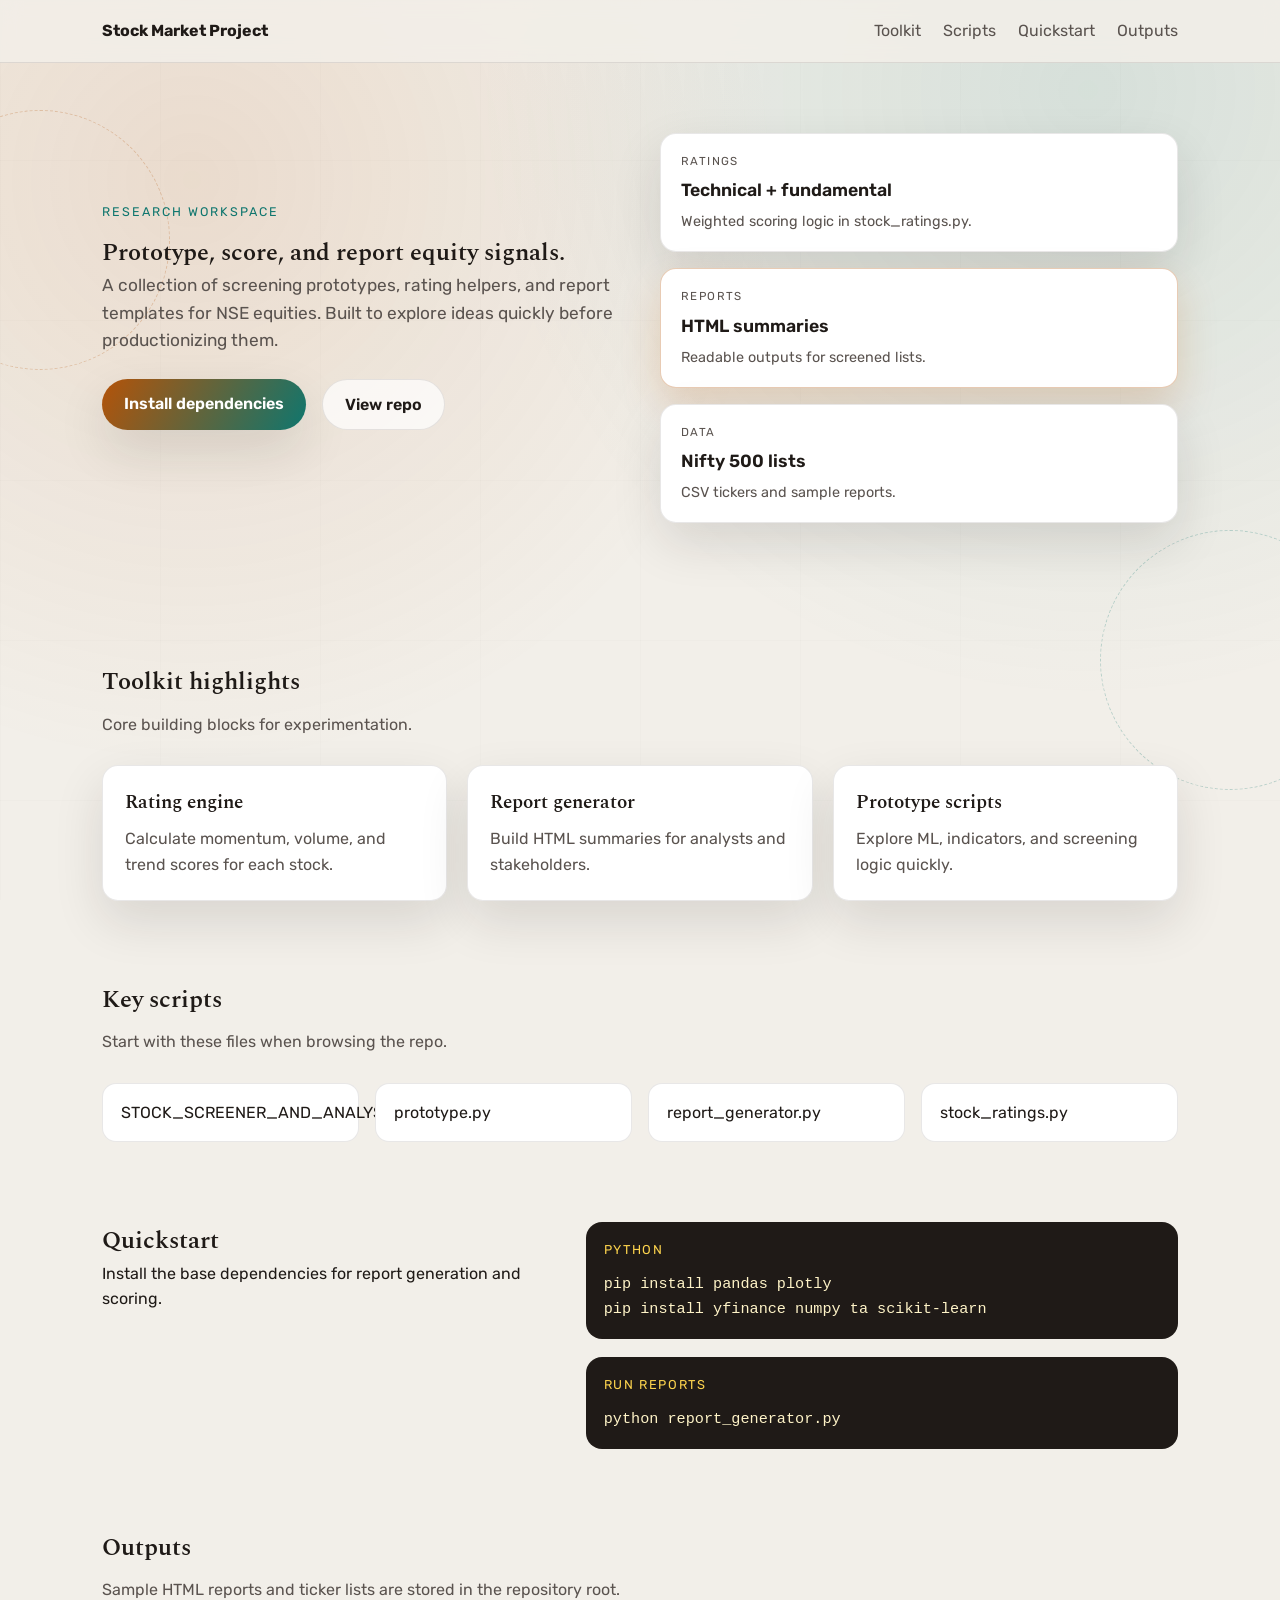
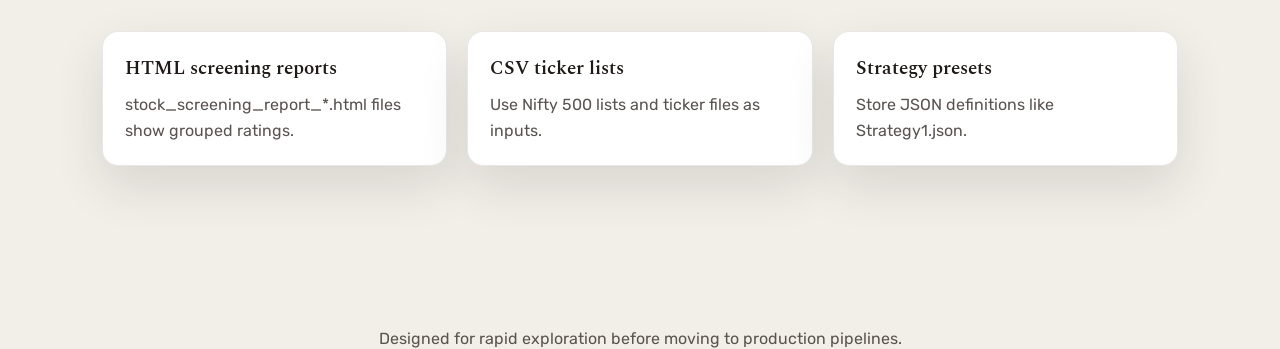
<file: docs/index.html>
<!doctype html>
<html lang='en'>
<head>
  <meta charset='UTF-8' />
  <meta name='viewport' content='width=device-width, initial-scale=1' />
  <title>Stock Market Project</title>
  <link rel='preconnect' href='https://fonts.googleapis.com' />
  <link rel='preconnect' href='https://fonts.gstatic.com' crossorigin />
  <link href='https://fonts.googleapis.com/css2?family=Spectral:wght@500;600;700&family=Rubik:wght@300;400;500;600&display=swap' rel='stylesheet' />
  <link rel='stylesheet' href='styles.css' />
</head>
<body>
  <div class='bg'>
    <span class='ring ring-one'></span>
    <span class='ring ring-two'></span>
    <span class='grid'></span>
  </div>

  <header class='topbar'>
    <div class='logo'>Stock Market Project</div>
    <nav class='nav'>
      <a href='#toolkit'>Toolkit</a>
      <a href='#scripts'>Scripts</a>
      <a href='#quickstart'>Quickstart</a>
      <a href='#outputs'>Outputs</a>
    </nav>
  </header>

  <main>
    <section class='hero'>
      <div class='hero-copy'>
        <p class='eyebrow'>Research workspace</p>
        <h1>Prototype, score, and report equity signals.</h1>
        <p class='lead'>
          A collection of screening prototypes, rating helpers, and report templates for NSE equities.
          Built to explore ideas quickly before productionizing them.
        </p>
        <div class='cta-row'>
          <a class='btn primary' href='#quickstart'>Install dependencies</a>
          <a class='btn ghost' href='https://github.com/TaranSuratwala/STOCK_MARKET_PROJECT'>View repo</a>
        </div>
      </div>
      <div class='hero-panel'>
        <div class='panel-card'>
          <p class='panel-label'>Ratings</p>
          <p class='panel-value'>Technical + fundamental</p>
          <p class='panel-note'>Weighted scoring logic in stock_ratings.py.</p>
        </div>
        <div class='panel-card highlight'>
          <p class='panel-label'>Reports</p>
          <p class='panel-value'>HTML summaries</p>
          <p class='panel-note'>Readable outputs for screened lists.</p>
        </div>
        <div class='panel-card'>
          <p class='panel-label'>Data</p>
          <p class='panel-value'>Nifty 500 lists</p>
          <p class='panel-note'>CSV tickers and sample reports.</p>
        </div>
      </div>
    </section>

    <section id='toolkit' class='section'>
      <div class='section-head'>
        <h2>Toolkit highlights</h2>
        <p>Core building blocks for experimentation.</p>
      </div>
      <div class='card-grid'>
        <article class='card'>
          <h3>Rating engine</h3>
          <p>Calculate momentum, volume, and trend scores for each stock.</p>
        </article>
        <article class='card'>
          <h3>Report generator</h3>
          <p>Build HTML summaries for analysts and stakeholders.</p>
        </article>
        <article class='card'>
          <h3>Prototype scripts</h3>
          <p>Explore ML, indicators, and screening logic quickly.</p>
        </article>
      </div>
    </section>

    <section id='scripts' class='section'>
      <div class='section-head'>
        <h2>Key scripts</h2>
        <p>Start with these files when browsing the repo.</p>
      </div>
      <div class='link-grid'>
        <div class='link-card'>STOCK_SCREENER_AND_ANALYSER.py</div>
        <div class='link-card'>prototype.py</div>
        <div class='link-card'>report_generator.py</div>
        <div class='link-card'>stock_ratings.py</div>
      </div>
    </section>

    <section id='quickstart' class='section split'>
      <div>
        <h2>Quickstart</h2>
        <p>Install the base dependencies for report generation and scoring.</p>
      </div>
      <div class='code-stack'>
        <div class='code-card'>
          <div class='code-title'>Python</div>
          <pre><code>pip install pandas plotly
pip install yfinance numpy ta scikit-learn</code></pre>
        </div>
        <div class='code-card'>
          <div class='code-title'>Run reports</div>
          <pre><code>python report_generator.py</code></pre>
        </div>
      </div>
    </section>

    <section id='outputs' class='section'>
      <div class='section-head'>
        <h2>Outputs</h2>
        <p>Sample HTML reports and ticker lists are stored in the repository root.</p>
      </div>
      <div class='card-grid'>
        <article class='card'>
          <h3>HTML screening reports</h3>
          <p>stock_screening_report_*.html files show grouped ratings.</p>
        </article>
        <article class='card'>
          <h3>CSV ticker lists</h3>
          <p>Use Nifty 500 lists and ticker files as inputs.</p>
        </article>
        <article class='card'>
          <h3>Strategy presets</h3>
          <p>Store JSON definitions like Strategy1.json.</p>
        </article>
      </div>
    </section>
  </main>

  <footer class='footer'>
    <p>Designed for rapid exploration before moving to production pipelines.</p>
  </footer>
</body>
</html>
</file>
<file: docs/styles.css>
:root {
  --bg: #f2efe9;
  --text: #1f1a17;
  --muted: #5a534f;
  --card: #ffffff;
  --accent: #b45309;
  --accent-2: #0f766e;
  --stroke: rgba(31, 26, 23, 0.1);
  --shadow: 0 20px 50px rgba(31, 26, 23, 0.12);
}

* {
  box-sizing: border-box;
  margin: 0;
  padding: 0;
}

body {
  font-family: 'Rubik', sans-serif;
  background: var(--bg);
  color: var(--text);
  line-height: 1.6;
  min-height: 100vh;
}

a {
  color: inherit;
  text-decoration: none;
}

h1, h2, h3 {
  font-family: 'Spectral', serif;
  font-weight: 600;
}

.bg {
  position: fixed;
  inset: 0;
  z-index: -1;
  background: radial-gradient(circle at 15% 20%, rgba(180, 83, 9, 0.12), transparent 45%),
    radial-gradient(circle at 85% 10%, rgba(15, 118, 110, 0.12), transparent 45%);
}

.ring {
  position: absolute;
  width: 260px;
  height: 260px;
  border-radius: 50%;
  border: 1px dashed rgba(180, 83, 9, 0.25);
  animation: spin 18s linear infinite;
}

.ring-one {
  top: 110px;
  left: -90px;
}

.ring-two {
  bottom: 110px;
  right: -80px;
  border-color: rgba(15, 118, 110, 0.25);
  animation-direction: reverse;
}

.grid {
  position: absolute;
  inset: 0;
  background-image: linear-gradient(rgba(31, 26, 23, 0.04) 1px, transparent 1px),
    linear-gradient(90deg, rgba(31, 26, 23, 0.04) 1px, transparent 1px);
  background-size: 160px 160px;
  opacity: 0.35;
}

.topbar {
  position: sticky;
  top: 0;
  z-index: 10;
  display: flex;
  justify-content: space-between;
  align-items: center;
  padding: 18px 8vw;
  background: rgba(242, 239, 233, 0.85);
  backdrop-filter: blur(10px);
  border-bottom: 1px solid var(--stroke);
}

.logo {
  font-weight: 700;
}

.nav {
  display: flex;
  gap: 22px;
  color: var(--muted);
}

.nav a:hover {
  color: var(--text);
}

main {
  padding: 40px 8vw 80px;
}

.hero {
  display: grid;
  grid-template-columns: repeat(2, minmax(0, 1fr));
  gap: 40px;
  align-items: center;
  padding: 30px 0 60px;
}

.eyebrow {
  text-transform: uppercase;
  letter-spacing: 2px;
  font-size: 0.78rem;
  color: var(--accent-2);
  margin-bottom: 12px;
}

.lead {
  color: var(--muted);
  font-size: 1.08rem;
}

.cta-row {
  margin: 24px 0;
  display: flex;
  gap: 16px;
  flex-wrap: wrap;
}

.btn {
  padding: 12px 22px;
  border-radius: 999px;
  border: 1px solid var(--stroke);
  font-weight: 600;
  transition: transform 0.2s ease, box-shadow 0.2s ease;
}

.btn.primary {
  background: linear-gradient(120deg, var(--accent), var(--accent-2));
  color: #ffffff;
  border: none;
  box-shadow: var(--shadow);
}

.btn.ghost {
  background: rgba(255, 255, 255, 0.7);
}

.btn:hover {
  transform: translateY(-2px);
}

.hero-panel {
  display: grid;
  gap: 16px;
}

.panel-card {
  background: var(--card);
  padding: 18px 20px;
  border-radius: 16px;
  border: 1px solid var(--stroke);
  box-shadow: var(--shadow);
}

.panel-card.highlight {
  border-color: rgba(180, 83, 9, 0.3);
  box-shadow: 0 18px 40px rgba(180, 83, 9, 0.2);
}

.panel-label {
  text-transform: uppercase;
  letter-spacing: 1.4px;
  font-size: 0.72rem;
  color: var(--muted);
}

.panel-value {
  font-size: 1.1rem;
  font-weight: 600;
  margin-top: 6px;
}

.panel-note {
  color: var(--muted);
  margin-top: 6px;
  font-size: 0.9rem;
}

.section {
  margin-top: 80px;
}

.section-head {
  display: grid;
  gap: 10px;
  margin-bottom: 28px;
}

.section-head p {
  color: var(--muted);
  max-width: 620px;
}

.card-grid {
  display: grid;
  grid-template-columns: repeat(auto-fit, minmax(220px, 1fr));
  gap: 20px;
}

.card {
  background: var(--card);
  border-radius: 16px;
  padding: 22px;
  border: 1px solid var(--stroke);
  box-shadow: var(--shadow);
}

.card p {
  color: var(--muted);
  margin-top: 8px;
}

.split {
  display: grid;
  grid-template-columns: 1fr 1.3fr;
  gap: 28px;
  align-items: start;
}

.code-stack {
  display: grid;
  gap: 18px;
}

.code-card {
  background: #1f1a17;
  border-radius: 16px;
  padding: 18px;
  color: #fef3c7;
}

.code-title {
  font-size: 0.8rem;
  text-transform: uppercase;
  letter-spacing: 1.6px;
  color: #fcd34d;
  margin-bottom: 10px;
}

pre {
  margin: 0;
  white-space: pre-wrap;
  font-family: 'Rubik', sans-serif;
  font-size: 0.95rem;
}

.link-grid {
  display: grid;
  grid-template-columns: repeat(auto-fit, minmax(200px, 1fr));
  gap: 16px;
}

.link-card {
  background: var(--card);
  padding: 16px 18px;
  border-radius: 14px;
  border: 1px solid var(--stroke);
}

.footer {
  margin-top: 80px;
  text-align: center;
  color: var(--muted);
}

@keyframes spin {
  0% {
    transform: rotate(0deg);
  }
  100% {
    transform: rotate(360deg);
  }
}

@media (max-width: 900px) {
  .hero {
    grid-template-columns: 1fr;
  }

  .split {
    grid-template-columns: 1fr;
  }

  .topbar {
    flex-direction: column;
    gap: 14px;
  }
}

@media (prefers-reduced-motion: reduce) {
  .ring {
    animation: none;
  }
}
</file>
